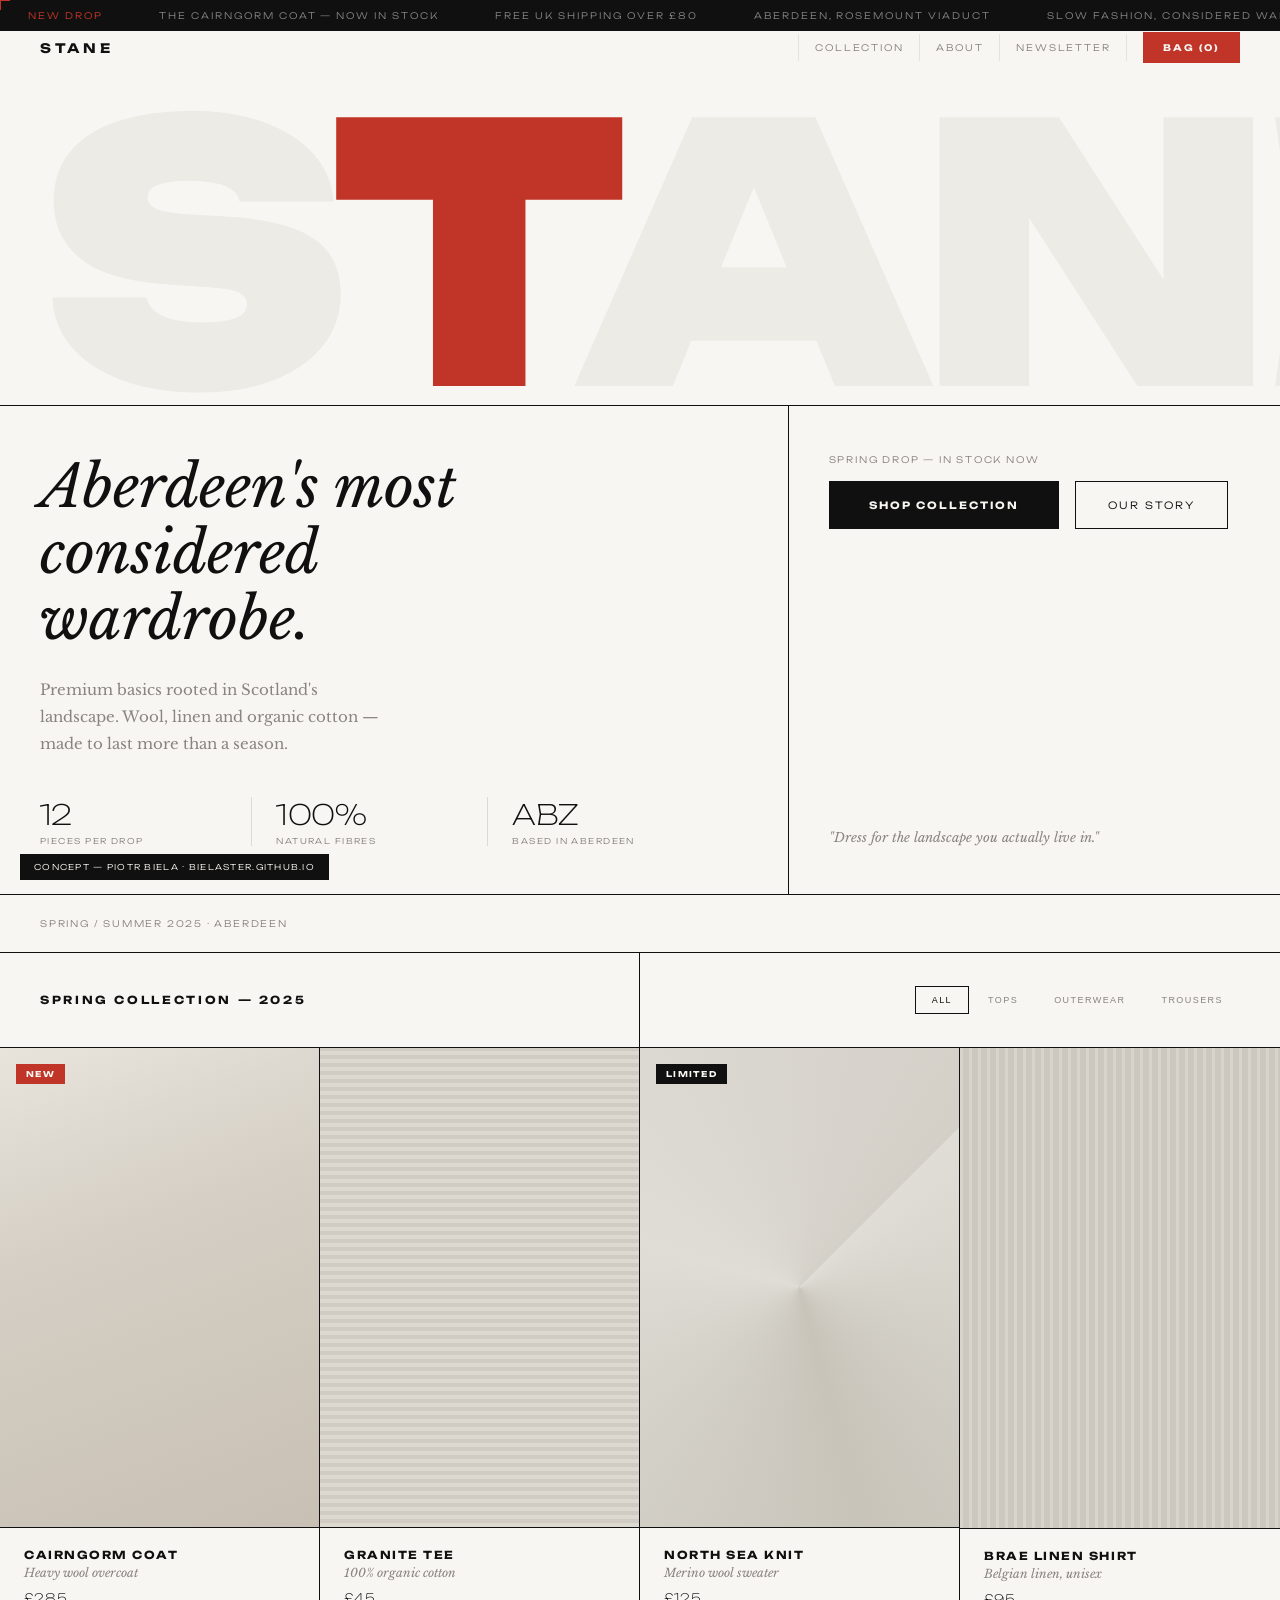
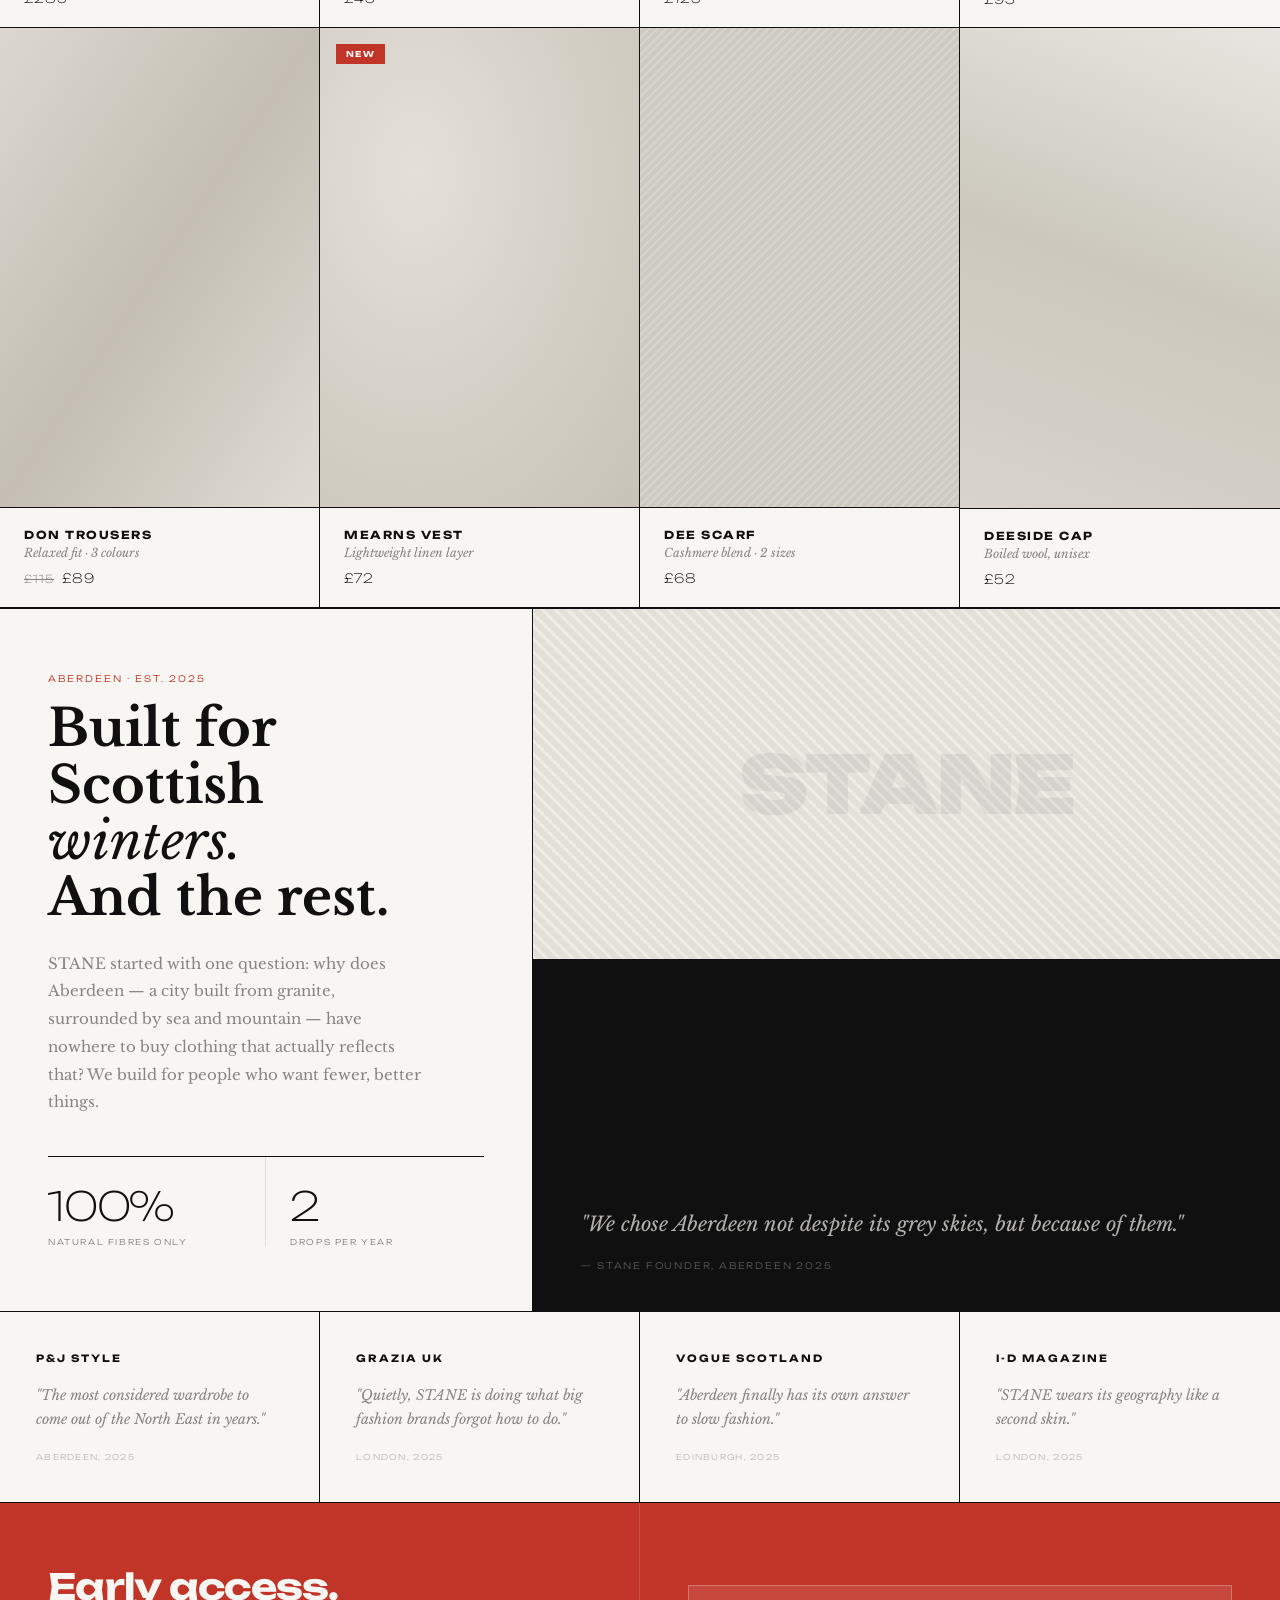
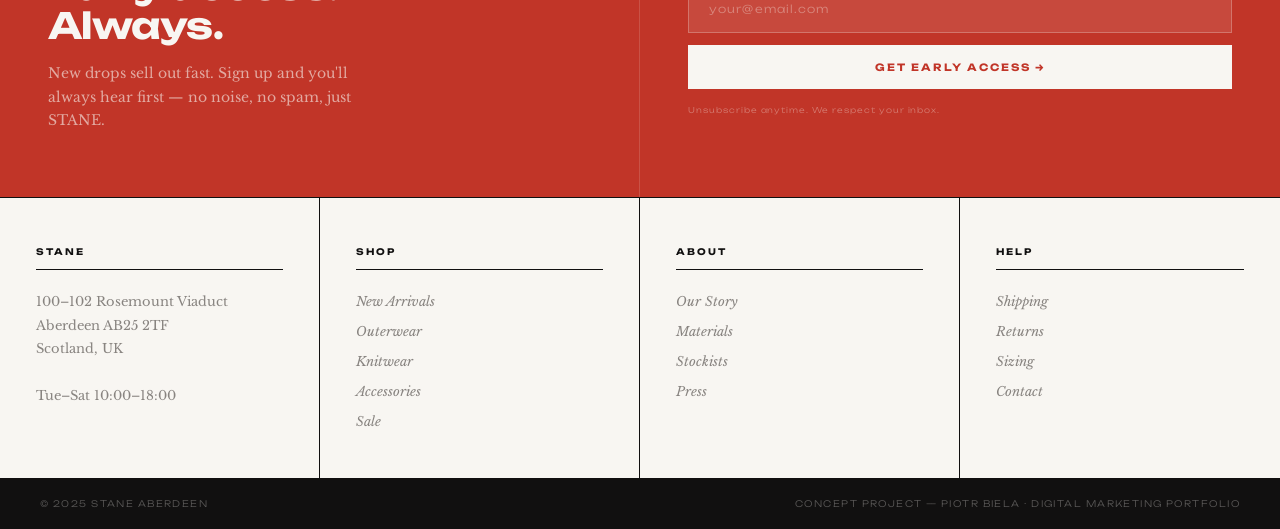
<file: stane_landing.html>
<!DOCTYPE html>
<html lang="en">
<head>
<meta charset="UTF-8">
<meta name="viewport" content="width=device-width, initial-scale=1.0">
<title>STANE — Aberdeen</title>
<link rel="preconnect" href="https://fonts.googleapis.com">
<link href="https://fonts.googleapis.com/css2?family=Unbounded:wght@200;300;400;700;900&family=Libre+Baskerville:ital,wght@0,400;0,700;1,400&display=swap" rel="stylesheet">
<style>
*,*::before,*::after{margin:0;padding:0;box-sizing:border-box}

:root{
  --w: #F8F6F2;
  --off: #EDEBE6;
  --ink: #111010;
  --mid: #888480;
  --red: #C13528;
  --red2: #9E2B20;
  --font-display: 'Unbounded', sans-serif;
  --font-serif: 'Libre Baskerville', serif;
}

html{scroll-behavior:smooth}
body{background:var(--w);color:var(--ink);font-family:var(--font-display);overflow-x:hidden;cursor:crosshair}

/* ── CURSOR ── */
.xhair{
  position:fixed;pointer-events:none;z-index:9999;
  width:20px;height:20px;
  transform:translate(-50%,-50%);
  transition:transform .08s;
}
.xhair::before,.xhair::after{content:'';position:absolute;background:var(--red)}
.xhair::before{width:1px;height:100%;left:50%;top:0}
.xhair::after{width:100%;height:1px;top:50%;left:0}
.xhair.big{transform:translate(-50%,-50%) scale(2.5)}

/* ── MARQUEE TOP ── */
.ticker{
  background:var(--ink);padding:10px 0;overflow:hidden;
  position:fixed;top:0;left:0;right:0;z-index:900;
}
.ticker-track{
  display:flex;white-space:nowrap;
  animation:tick 22s linear infinite;
}
.ticker-item{
  font-size:9px;font-weight:300;letter-spacing:.22em;text-transform:uppercase;
  color:rgba(248,246,242,0.5);padding:0 28px;
}
.ticker-item.red{color:var(--red)}
@keyframes tick{from{transform:translateX(0)}to{transform:translateX(-50%)}}

/* ── NAV ── */
nav{
  position:fixed;top:32px;left:0;right:0;z-index:800;
  padding:0 40px;
  display:flex;justify-content:space-between;align-items:center;
}
.nav-logo{
  font-family:var(--font-display);font-size:13px;font-weight:700;
  letter-spacing:.28em;text-transform:uppercase;color:var(--ink);
  text-decoration:none;
}
.nav-r{display:flex;gap:0;align-items:center}
.nav-link{
  font-size:9px;font-weight:300;letter-spacing:.2em;text-transform:uppercase;
  color:var(--mid);text-decoration:none;padding:8px 16px;
  transition:color .15s;border-right:1px solid rgba(17,16,16,0.08);
}
.nav-link:first-child{border-left:1px solid rgba(17,16,16,0.08)}
.nav-link:hover{color:var(--ink)}
.nav-bag{
  font-size:9px;font-weight:700;letter-spacing:.2em;text-transform:uppercase;
  background:var(--red);color:var(--w);padding:10px 20px;
  text-decoration:none;margin-left:16px;
  transition:background .15s;
}
.nav-bag:hover{background:var(--red2)}

/* ── HERO ── */
.hero{
  padding-top:100px;min-height:100vh;
  display:grid;grid-template-rows:auto 1fr auto;
  border-bottom:1px solid var(--ink);
  position:relative;
}

.hero-number{
  font-family:var(--font-display);font-weight:900;
  font-size:clamp(160px,28vw,380px);
  line-height:.85;color:var(--off);
  padding:0 40px;
  letter-spacing:-.04em;
  user-select:none;
  position:relative;z-index:1;
}
.hero-number span{color:var(--red)}

.hero-mid{
  display:grid;grid-template-columns:1fr 1fr;
  border-top:1px solid var(--ink);
  border-bottom:1px solid var(--ink);
}
.hero-mid-l{
  padding:48px 40px;
  border-right:1px solid var(--ink);
}
.hero-mid-r{
  padding:48px 40px;
  display:flex;flex-direction:column;justify-content:space-between;
}
.hero-title{
  font-family:var(--font-serif);font-style:italic;font-weight:400;
  font-size:clamp(32px,4.5vw,58px);
  line-height:1.15;color:var(--ink);
  margin-bottom:24px;
}
.hero-desc{
  font-family:var(--font-serif);font-weight:400;
  font-size:15px;line-height:1.8;color:var(--mid);max-width:360px;
}
.hero-meta{
  display:flex;gap:0;margin-top:40px;
}
.hero-meta-item{
  flex:1;border-right:1px solid rgba(17,16,16,0.12);padding-right:24px;margin-right:24px;
}
.hero-meta-item:last-child{border-right:none}
.hero-meta-val{font-size:28px;font-weight:200;letter-spacing:-.02em;color:var(--ink)}
.hero-meta-label{font-size:8px;font-weight:300;letter-spacing:.18em;text-transform:uppercase;color:var(--mid);margin-top:4px}
.hero-cta-block{}
.hero-cta-label{
  font-size:9px;font-weight:300;letter-spacing:.2em;text-transform:uppercase;
  color:var(--mid);margin-bottom:16px;
}
.btn-red{
  display:inline-block;
  background:var(--ink);color:var(--w);
  font-family:var(--font-display);font-size:10px;font-weight:700;letter-spacing:.2em;text-transform:uppercase;
  padding:18px 40px;text-decoration:none;
  transition:background .15s;
}
.btn-red:hover{background:var(--red)}
.btn-outline{
  display:inline-block;margin-left:12px;
  border:1px solid var(--ink);color:var(--ink);
  font-family:var(--font-display);font-size:10px;font-weight:300;letter-spacing:.2em;text-transform:uppercase;
  padding:17px 32px;text-decoration:none;
  transition:background .15s,color .15s;
}
.btn-outline:hover{background:var(--ink);color:var(--w)}

.hero-bottom{
  padding:20px 40px;display:flex;justify-content:space-between;align-items:center;
}
.hero-bottom-l{font-size:9px;font-weight:300;letter-spacing:.2em;text-transform:uppercase;color:var(--mid)}
.hero-bottom-r{font-family:var(--font-serif);font-style:italic;font-size:13px;color:var(--mid)}

/* ── COLLECTION ── */
.collection{border-bottom:1px solid var(--ink)}
.collection-header{
  display:grid;grid-template-columns:1fr 1fr;
  border-bottom:1px solid var(--ink);
}
.coll-h-l{
  padding:40px;border-right:1px solid var(--ink);
  display:flex;align-items:center;
}
.coll-h-l h2{
  font-family:var(--font-display);font-size:11px;font-weight:700;
  letter-spacing:.24em;text-transform:uppercase;color:var(--ink);
}
.coll-h-r{
  padding:24px 40px;
  display:flex;align-items:center;justify-content:flex-end;gap:2px;
}
.sort-btn{
  font-size:9px;font-weight:300;letter-spacing:.16em;text-transform:uppercase;
  color:var(--mid);padding:8px 16px;border:1px solid transparent;
  transition:border-color .15s,color .15s;background:none;cursor:crosshair;
}
.sort-btn.active,.sort-btn:hover{border-color:var(--ink);color:var(--ink)}

.product-grid{
  display:grid;
  grid-template-columns:repeat(4,1fr);
  grid-template-rows:auto;
}
.pcard{
  border-right:1px solid var(--ink);border-bottom:1px solid var(--ink);
  position:relative;overflow:hidden;
  cursor:crosshair;
}
.pcard:nth-child(4n){border-right:none}
.pcard-img{
  aspect-ratio:2/3;
  position:relative;overflow:hidden;
}
.pcard-visual{
  position:absolute;inset:0;
  transition:transform .6s ease;
}
.pcard:hover .pcard-visual{transform:scale(1.03)}

/* texture variants */
.v1{background:linear-gradient(160deg,#E8E4DC 0%,#D4CEC4 40%,#C8C0B4 100%)}
.v2{background:repeating-linear-gradient(0deg,#DDD8D0,#DDD8D0 4px,#D0CBC3 4px,#D0CBC3 8px)}
.v3{background:conic-gradient(from 45deg,#E0DDD6,#C8C4BA,#E0DDD6,#D4D0C8)}
.v4{background:repeating-linear-gradient(90deg,#D8D4CC,#D8D4CC 3px,#CCC8C0 3px,#CCC8C0 9px)}
.v5{background:linear-gradient(to bottom right,#DCD8D0,#C4BEB4 50%,#E0DCD4)}
.v6{background:radial-gradient(ellipse at 30% 30%,#E4E0D8,#C8C2B8)}
.v7{background:repeating-linear-gradient(135deg,#D8D4CC,#D8D4CC 2px,#CCCAC2 2px,#CCCAC2 6px)}
.v8{background:linear-gradient(200deg,#E8E6E0,#CCC8BE,#D8D4CC)}

.pcard-badge{
  position:absolute;top:16px;left:16px;
  font-size:8px;font-weight:700;letter-spacing:.16em;text-transform:uppercase;
  padding:5px 10px;
}
.pcard-badge.new{background:var(--red);color:var(--w)}
.pcard-badge.ltd{background:var(--ink);color:var(--w)}

.pcard-info{
  padding:20px 24px;border-top:1px solid var(--ink);
}
.pcard-name{font-size:11px;font-weight:700;letter-spacing:.14em;text-transform:uppercase;color:var(--ink)}
.pcard-sub{font-family:var(--font-serif);font-style:italic;font-size:12px;color:var(--mid);margin-top:3px}
.pcard-price{font-size:13px;font-weight:200;letter-spacing:.08em;color:var(--ink);margin-top:10px}
.pcard-price s{color:var(--mid);margin-right:8px;font-size:11px}

/* ── EDITORIAL ── */
.editorial{
  display:grid;grid-template-columns:5fr 7fr;
  border-bottom:1px solid var(--ink);
  min-height:580px;
}
.ed-l{
  border-right:1px solid var(--ink);
  padding:64px 48px;
  display:flex;flex-direction:column;justify-content:space-between;
}
.ed-tag{
  font-size:9px;font-weight:300;letter-spacing:.22em;text-transform:uppercase;
  color:var(--red);margin-bottom:16px;
}
.ed-heading{
  font-family:var(--font-serif);font-weight:700;
  font-size:clamp(36px,4vw,56px);line-height:1.1;color:var(--ink);
}
.ed-heading em{font-style:italic;font-weight:400}
.ed-body{
  font-family:var(--font-serif);font-size:15px;line-height:1.85;color:var(--mid);
  max-width:380px;margin-top:24px;
}
.ed-stats{display:grid;grid-template-columns:1fr 1fr;gap:0;border-top:1px solid var(--ink);margin-top:40px}
.ed-stat{padding:24px 24px 0 0;border-right:1px solid rgba(17,16,16,.1)}
.ed-stat:nth-child(2){padding-left:24px;padding-right:0;border-right:none}
.ed-stat-n{font-family:var(--font-display);font-size:40px;font-weight:200;letter-spacing:-.03em;color:var(--ink)}
.ed-stat-l{font-size:8px;font-weight:300;letter-spacing:.2em;text-transform:uppercase;color:var(--mid);margin-top:6px}

.ed-r{
  display:grid;grid-template-rows:1fr 1fr;
}
.ed-img-top{
  border-bottom:1px solid var(--ink);
  background:var(--off);
  display:flex;align-items:center;justify-content:center;
  position:relative;overflow:hidden;
}
.ed-img-top-inner{
  width:100%;height:100%;
  background:repeating-linear-gradient(45deg,#EDEBE6,#EDEBE6 3px,#E4E0D8 3px,#E4E0D8 9px);
  display:flex;align-items:center;justify-content:center;
}
.ed-img-top-inner span{
  font-family:var(--font-display);font-size:80px;font-weight:900;
  color:rgba(17,16,16,0.06);letter-spacing:-.04em;
}
.ed-img-btm{
  background:var(--ink);
  padding:40px 48px;
  display:flex;flex-direction:column;justify-content:flex-end;
}
.ed-quote{
  font-family:var(--font-serif);font-style:italic;font-weight:400;
  font-size:20px;line-height:1.6;color:rgba(248,246,242,0.7);
}
.ed-quote-attr{
  font-size:9px;font-weight:300;letter-spacing:.2em;text-transform:uppercase;
  color:rgba(248,246,242,0.3);margin-top:20px;
}

/* ── PRESS ── */
.press{
  display:grid;grid-template-columns:repeat(4,1fr);
  border-bottom:1px solid var(--ink);
}
.press-item{
  padding:40px 36px;
  border-right:1px solid var(--ink);
  display:flex;flex-direction:column;justify-content:space-between;
}
.press-item:last-child{border-right:none}
.press-pub{
  font-family:var(--font-display);font-size:10px;font-weight:700;
  letter-spacing:.2em;text-transform:uppercase;color:var(--ink);
}
.press-quote{
  font-family:var(--font-serif);font-style:italic;font-size:14px;
  line-height:1.7;color:var(--mid);margin-top:20px;flex:1;
}
.press-date{font-size:8px;font-weight:300;letter-spacing:.16em;text-transform:uppercase;color:rgba(136,132,128,0.5);margin-top:20px}

/* ── EMAIL ── */
.email-band{
  background:var(--red);
  display:grid;grid-template-columns:1fr 1fr;
  border-bottom:1px solid var(--ink);
}
.email-l{
  padding:64px 48px;border-right:1px solid rgba(248,246,242,0.15);
}
.email-l h3{
  font-family:var(--font-display);font-size:clamp(22px,3vw,36px);
  font-weight:700;letter-spacing:-.02em;color:var(--w);line-height:1.1;
}
.email-l p{
  font-family:var(--font-serif);font-size:14px;line-height:1.7;
  color:rgba(248,246,242,0.6);margin-top:16px;max-width:320px;
}
.email-r{
  padding:64px 48px;display:flex;flex-direction:column;justify-content:center;
}
.email-form{display:flex;flex-direction:column;gap:12px}
.email-input{
  padding:16px 20px;
  background:rgba(248,246,242,0.1);
  border:1px solid rgba(248,246,242,0.25);
  font-family:var(--font-display);font-size:11px;font-weight:300;
  letter-spacing:.1em;color:var(--w);outline:none;
}
.email-input::placeholder{color:rgba(248,246,242,0.35)}
.email-input:focus{border-color:rgba(248,246,242,0.6)}
.email-submit{
  padding:16px 20px;background:var(--w);
  font-family:var(--font-display);font-size:10px;font-weight:700;
  letter-spacing:.2em;text-transform:uppercase;color:var(--red);
  border:none;cursor:crosshair;transition:opacity .15s;
}
.email-submit:hover{opacity:.9}
.email-note{font-size:8px;font-weight:300;letter-spacing:.12em;color:rgba(248,246,242,0.35);margin-top:4px}

/* ── FOOTER ── */
footer{
  display:grid;grid-template-columns:repeat(4,1fr);
}
.footer-col{
  padding:48px 36px;border-right:1px solid var(--ink);
}
.footer-col:last-child{border-right:none}
.footer-col-title{
  font-size:9px;font-weight:700;letter-spacing:.22em;text-transform:uppercase;
  color:var(--ink);margin-bottom:20px;padding-bottom:12px;
  border-bottom:1px solid var(--ink);
}
.footer-links-list{list-style:none;display:flex;flex-direction:column;gap:10px}
.footer-links-list a{
  font-family:var(--font-serif);font-style:italic;font-size:13px;color:var(--mid);
  text-decoration:none;transition:color .15s;
}
.footer-links-list a:hover{color:var(--ink)}
.footer-address{font-family:var(--font-serif);font-size:13px;line-height:1.8;color:var(--mid)}
.footer-bottom{
  padding:20px 40px;background:var(--ink);
  display:flex;justify-content:space-between;align-items:center;
}
.footer-bottom span{font-size:9px;font-weight:300;letter-spacing:.16em;text-transform:uppercase;color:rgba(248,246,242,0.3)}

/* ── PORTFOLIO NOTE ── */
.port-note{
  position:fixed;bottom:20px;left:20px;z-index:700;
  background:var(--ink);color:var(--w);
  font-size:8px;font-weight:300;letter-spacing:.16em;text-transform:uppercase;
  padding:8px 14px;
}

/* ── REVEAL ── */
.r{opacity:0;transform:translateY(20px);transition:opacity .7s ease,transform .7s ease}
.r.on{opacity:1;transform:none}
.r1{transition-delay:.1s}.r2{transition-delay:.2s}.r3{transition-delay:.3s}

/* ── RESPONSIVE ── */
@media(max-width:900px){
  nav{display:none}
  .ticker{top:0}
  .hero{padding-top:50px}
  .hero-number{font-size:clamp(80px,20vw,160px)}
  .hero-mid{grid-template-columns:1fr}
  .coll-h-l,.coll-h-r{padding:24px 20px}
  .product-grid{grid-template-columns:1fr 1fr}
  .pcard:nth-child(2n){border-right:none}
  .pcard:nth-child(4n){border-right:1px solid var(--ink)}
  .editorial{grid-template-columns:1fr}
  .ed-r{display:none}
  .press{grid-template-columns:1fr 1fr}
  .press-item:nth-child(2n){border-right:none}
  .email-band{grid-template-columns:1fr}
  .email-l,.email-r{padding:40px 28px}
  footer{grid-template-columns:1fr 1fr}
  .footer-col:nth-child(2n){border-right:none}
  .hero-meta{flex-direction:column;gap:16px}
}
</style>
</head>
<body>

<div class="xhair" id="xhair"></div>
<div class="port-note">Concept — Piotr Biela · bielaster.github.io</div>

<!-- TICKER -->
<div class="ticker">
  <div class="ticker-track">
    <span class="ticker-item red">New Drop</span>
    <span class="ticker-item">The Cairngorm Coat — now in stock</span>
    <span class="ticker-item">Free UK shipping over £80</span>
    <span class="ticker-item">Aberdeen, Rosemount Viaduct</span>
    <span class="ticker-item">Slow fashion, considered wardrobe</span>
    <span class="ticker-item red">New Drop</span>
    <span class="ticker-item">The Cairngorm Coat — now in stock</span>
    <span class="ticker-item">Free UK shipping over £80</span>
    <span class="ticker-item">Aberdeen, Rosemount Viaduct</span>
    <span class="ticker-item">Slow fashion, considered wardrobe</span>
  </div>
</div>

<!-- NAV -->
<nav>
  <a class="nav-logo" href="#">STANE</a>
  <div class="nav-r">
    <a class="nav-link" href="#collection">Collection</a>
    <a class="nav-link" href="#editorial">About</a>
    <a class="nav-link" href="#email-band">Newsletter</a>
    <a class="nav-bag" href="#">Bag (0)</a>
  </div>
</nav>

<!-- HERO -->
<section class="hero">
  <div class="hero-number">S<span>T</span>ANE</div>

  <div class="hero-mid">
    <div class="hero-mid-l">
      <h1 class="hero-title">Aberdeen's most<br>considered<br><em>wardrobe.</em></h1>
      <p class="hero-desc">Premium basics rooted in Scotland's landscape. Wool, linen and organic cotton — made to last more than a season.</p>
      <div class="hero-meta">
        <div class="hero-meta-item">
          <div class="hero-meta-val">12</div>
          <div class="hero-meta-label">Pieces per drop</div>
        </div>
        <div class="hero-meta-item">
          <div class="hero-meta-val">100%</div>
          <div class="hero-meta-label">Natural fibres</div>
        </div>
        <div class="hero-meta-item">
          <div class="hero-meta-val">ABZ</div>
          <div class="hero-meta-label">Based in Aberdeen</div>
        </div>
      </div>
    </div>
    <div class="hero-mid-r">
      <div class="hero-cta-block">
        <p class="hero-cta-label">Spring Drop — In Stock Now</p>
        <a href="#collection" class="btn-red">Shop Collection</a>
        <a href="#editorial" class="btn-outline">Our Story</a>
      </div>
      <p style="font-family:var(--font-serif);font-style:italic;font-size:13px;color:var(--mid)">
        "Dress for the landscape you actually live in."
      </p>
    </div>
  </div>

  <div class="hero-bottom">
    <span class="hero-bottom-l">Spring / Summer 2025 · Aberdeen</span>
    <span class="hero-bottom-r">Scroll to explore ↓</span>
  </div>
</section>

<!-- COLLECTION -->
<section class="collection" id="collection">
  <div class="collection-header">
    <div class="coll-h-l"><h2>Spring Collection — 2025</h2></div>
    <div class="coll-h-r">
      <button class="sort-btn active">All</button>
      <button class="sort-btn">Tops</button>
      <button class="sort-btn">Outerwear</button>
      <button class="sort-btn">Trousers</button>
    </div>
  </div>
  <div class="product-grid">
    <div class="pcard r">
      <div class="pcard-img"><div class="pcard-visual v1"><span class="pcard-badge new">New</span></div></div>
      <div class="pcard-info">
        <div class="pcard-name">Cairngorm Coat</div>
        <div class="pcard-sub">Heavy wool overcoat</div>
        <div class="pcard-price">£285</div>
      </div>
    </div>
    <div class="pcard r r1">
      <div class="pcard-img"><div class="pcard-visual v2"></div></div>
      <div class="pcard-info">
        <div class="pcard-name">Granite Tee</div>
        <div class="pcard-sub">100% organic cotton</div>
        <div class="pcard-price">£45</div>
      </div>
    </div>
    <div class="pcard r r2">
      <div class="pcard-img"><div class="pcard-visual v3"><span class="pcard-badge ltd">Limited</span></div></div>
      <div class="pcard-info">
        <div class="pcard-name">North Sea Knit</div>
        <div class="pcard-sub">Merino wool sweater</div>
        <div class="pcard-price">£125</div>
      </div>
    </div>
    <div class="pcard r r3">
      <div class="pcard-img"><div class="pcard-visual v4"></div></div>
      <div class="pcard-info">
        <div class="pcard-name">Brae Linen Shirt</div>
        <div class="pcard-sub">Belgian linen, unisex</div>
        <div class="pcard-price">£95</div>
      </div>
    </div>
    <div class="pcard r">
      <div class="pcard-img"><div class="pcard-visual v5"></div></div>
      <div class="pcard-info">
        <div class="pcard-name">Don Trousers</div>
        <div class="pcard-sub">Relaxed fit · 3 colours</div>
        <div class="pcard-price"><s>£115</s>£89</div>
      </div>
    </div>
    <div class="pcard r r1">
      <div class="pcard-img"><div class="pcard-visual v6"><span class="pcard-badge new">New</span></div></div>
      <div class="pcard-info">
        <div class="pcard-name">Mearns Vest</div>
        <div class="pcard-sub">Lightweight linen layer</div>
        <div class="pcard-price">£72</div>
      </div>
    </div>
    <div class="pcard r r2">
      <div class="pcard-img"><div class="pcard-visual v7"></div></div>
      <div class="pcard-info">
        <div class="pcard-name">Dee Scarf</div>
        <div class="pcard-sub">Cashmere blend · 2 sizes</div>
        <div class="pcard-price">£68</div>
      </div>
    </div>
    <div class="pcard r r3">
      <div class="pcard-img"><div class="pcard-visual v8"></div></div>
      <div class="pcard-info">
        <div class="pcard-name">Deeside Cap</div>
        <div class="pcard-sub">Boiled wool, unisex</div>
        <div class="pcard-price">£52</div>
      </div>
    </div>
  </div>
</section>

<!-- EDITORIAL -->
<section class="editorial" id="editorial">
  <div class="ed-l">
    <div>
      <p class="ed-tag r">Aberdeen · Est. 2025</p>
      <h2 class="ed-heading r r1">Built for<br>Scottish<br><em>winters.</em><br>And the rest.</h2>
      <p class="ed-body r r2">STANE started with one question: why does Aberdeen — a city built from granite, surrounded by sea and mountain — have nowhere to buy clothing that actually reflects that? We build for people who want fewer, better things.</p>
    </div>
    <div class="ed-stats r r3">
      <div class="ed-stat">
        <div class="ed-stat-n">100%</div>
        <div class="ed-stat-l">Natural fibres only</div>
      </div>
      <div class="ed-stat">
        <div class="ed-stat-n">2</div>
        <div class="ed-stat-l">Drops per year</div>
      </div>
    </div>
  </div>
  <div class="ed-r">
    <div class="ed-img-top">
      <div class="ed-img-top-inner"><span>STANE</span></div>
    </div>
    <div class="ed-img-btm">
      <p class="ed-quote">"We chose Aberdeen not despite its grey skies, but because of them."</p>
      <p class="ed-quote-attr">— STANE Founder, Aberdeen 2025</p>
    </div>
  </div>
</section>

<!-- PRESS -->
<section class="press">
  <div class="press-item r">
    <div>
      <div class="press-pub">P&J Style</div>
      <p class="press-quote">"The most considered wardrobe to come out of the North East in years."</p>
    </div>
    <div class="press-date">Aberdeen, 2025</div>
  </div>
  <div class="press-item r r1">
    <div>
      <div class="press-pub">Grazia UK</div>
      <p class="press-quote">"Quietly, STANE is doing what big fashion brands forgot how to do."</p>
    </div>
    <div class="press-date">London, 2025</div>
  </div>
  <div class="press-item r r2">
    <div>
      <div class="press-pub">Vogue Scotland</div>
      <p class="press-quote">"Aberdeen finally has its own answer to slow fashion."</p>
    </div>
    <div class="press-date">Edinburgh, 2025</div>
  </div>
  <div class="press-item r r3">
    <div>
      <div class="press-pub">i-D Magazine</div>
      <p class="press-quote">"STANE wears its geography like a second skin."</p>
    </div>
    <div class="press-date">London, 2025</div>
  </div>
</section>

<!-- EMAIL -->
<section class="email-band" id="email-band">
  <div class="email-l r">
    <h3>Early access.<br>Always.</h3>
    <p>New drops sell out fast. Sign up and you'll always hear first — no noise, no spam, just STANE.</p>
  </div>
  <div class="email-r r r1">
    <div class="email-form">
      <input class="email-input" type="email" placeholder="your@email.com">
      <button class="email-submit">Get Early Access →</button>
      <span class="email-note">Unsubscribe anytime. We respect your inbox.</span>
    </div>
  </div>
</section>

<!-- FOOTER -->
<footer>
  <div class="footer-col">
    <div class="footer-col-title">STANE</div>
    <p class="footer-address">100–102 Rosemount Viaduct<br>Aberdeen AB25 2TF<br>Scotland, UK<br><br>Tue–Sat 10:00–18:00</p>
  </div>
  <div class="footer-col">
    <div class="footer-col-title">Shop</div>
    <ul class="footer-links-list">
      <li><a href="#">New Arrivals</a></li>
      <li><a href="#">Outerwear</a></li>
      <li><a href="#">Knitwear</a></li>
      <li><a href="#">Accessories</a></li>
      <li><a href="#">Sale</a></li>
    </ul>
  </div>
  <div class="footer-col">
    <div class="footer-col-title">About</div>
    <ul class="footer-links-list">
      <li><a href="#">Our Story</a></li>
      <li><a href="#">Materials</a></li>
      <li><a href="#">Stockists</a></li>
      <li><a href="#">Press</a></li>
    </ul>
  </div>
  <div class="footer-col">
    <div class="footer-col-title">Help</div>
    <ul class="footer-links-list">
      <li><a href="#">Shipping</a></li>
      <li><a href="#">Returns</a></li>
      <li><a href="#">Sizing</a></li>
      <li><a href="#">Contact</a></li>
    </ul>
  </div>
</footer>
<div class="footer-bottom">
  <span>© 2025 STANE Aberdeen</span>
  <span>Concept project — Piotr Biela · Digital Marketing Portfolio</span>
</div>

<script>
// Crosshair cursor
const xh=document.getElementById('xhair');
document.addEventListener('mousemove',e=>{xh.style.left=e.clientX+'px';xh.style.top=e.clientY+'px'});
document.querySelectorAll('a,button,.pcard').forEach(el=>{
  el.addEventListener('mouseenter',()=>xh.classList.add('big'));
  el.addEventListener('mouseleave',()=>xh.classList.remove('big'));
});

// Reveal
const obs=new IntersectionObserver(es=>es.forEach(e=>{
  if(e.isIntersecting){e.target.classList.add('on');obs.unobserve(e.target)}
}),{threshold:0.06});
document.querySelectorAll('.r').forEach(el=>obs.observe(el));
setTimeout(()=>document.querySelectorAll('.r').forEach(el=>el.classList.add('on')),1400);

// Sort buttons
document.querySelectorAll('.sort-btn').forEach(btn=>{
  btn.addEventListener('click',()=>{
    document.querySelectorAll('.sort-btn').forEach(b=>b.classList.remove('active'));
    btn.classList.add('active');
  });
});

// Smooth scroll
document.querySelectorAll('a[href^="#"]').forEach(a=>a.addEventListener('click',e=>{
  const t=document.querySelector(a.getAttribute('href'));
  if(t){e.preventDefault();t.scrollIntoView({behavior:'smooth'})}
}));
</script>
</body>
</html>
</file>
